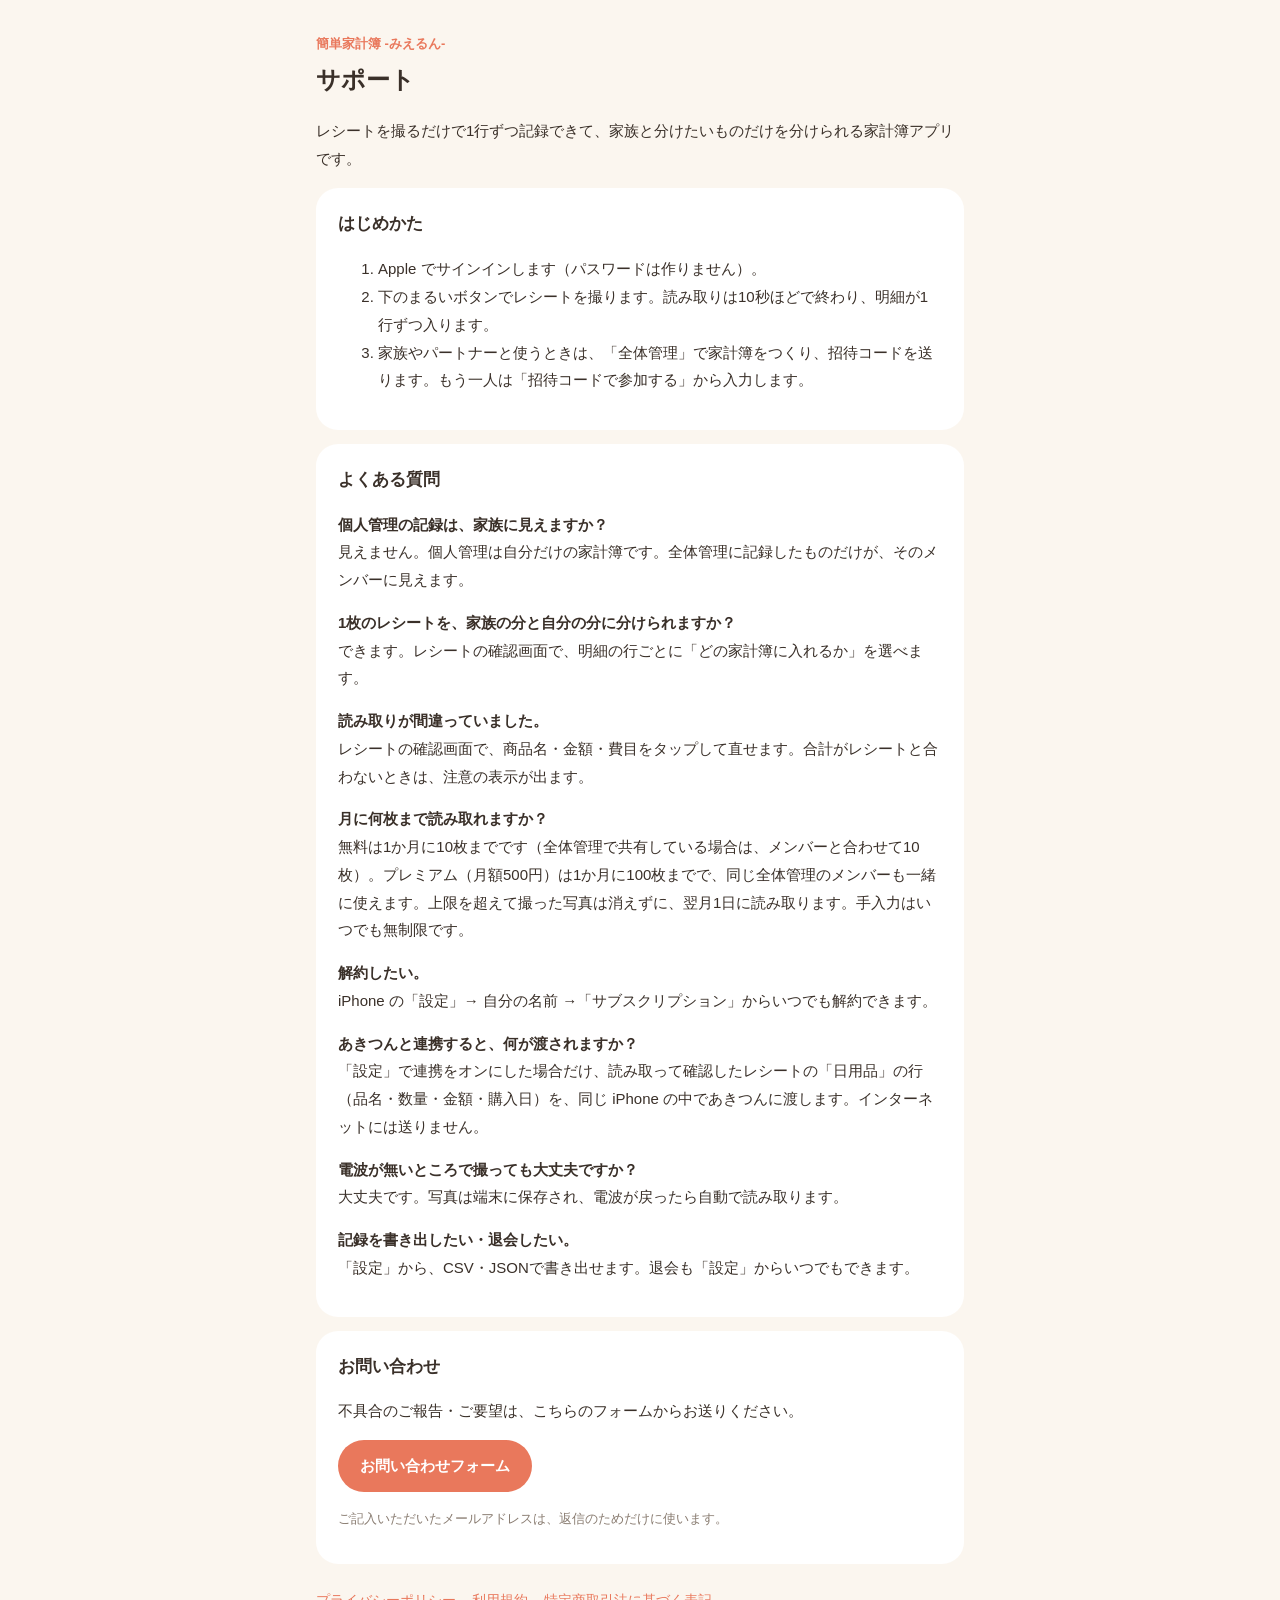
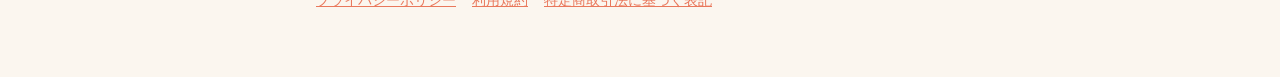
<file: index.html>
<!doctype html>
<html lang="ja"><head><meta charset="utf-8"><meta name="viewport" content="width=device-width,initial-scale=1">
<title>サポート｜簡単家計簿 -みえるん-</title>
<link rel="stylesheet" href="style.css">
</head><body><main>
<header>
<p class="brand">簡単家計簿 -みえるん-</p>
<h1>サポート</h1>
<p>レシートを撮るだけで1行ずつ記録できて、家族と分けたいものだけを分けられる家計簿アプリです。</p>
</header>

<section>
<h2>はじめかた</h2>
<ol>
<li>Apple でサインインします（パスワードは作りません）。</li>
<li>下のまるいボタンでレシートを撮ります。読み取りは10秒ほどで終わり、明細が1行ずつ入ります。</li>
<li>家族やパートナーと使うときは、「全体管理」で家計簿をつくり、招待コードを送ります。もう一人は「招待コードで参加する」から入力します。</li>
</ol>
</section>

<section>
<h2>よくある質問</h2>
<p><strong>個人管理の記録は、家族に見えますか？</strong><br>見えません。個人管理は自分だけの家計簿です。全体管理に記録したものだけが、そのメンバーに見えます。</p>
<p><strong>1枚のレシートを、家族の分と自分の分に分けられますか？</strong><br>できます。レシートの確認画面で、明細の行ごとに「どの家計簿に入れるか」を選べます。</p>
<p><strong>読み取りが間違っていました。</strong><br>レシートの確認画面で、商品名・金額・費目をタップして直せます。合計がレシートと合わないときは、注意の表示が出ます。</p>
<p><strong>月に何枚まで読み取れますか？</strong><br>無料は1か月に10枚までです（全体管理で共有している場合は、メンバーと合わせて10枚）。プレミアム（月額500円）は1か月に100枚までで、同じ全体管理のメンバーも一緒に使えます。上限を超えて撮った写真は消えずに、翌月1日に読み取ります。手入力はいつでも無制限です。</p>
<p><strong>解約したい。</strong><br>iPhone の「設定」→ 自分の名前 →「サブスクリプション」からいつでも解約できます。</p>
<p><strong>あきつんと連携すると、何が渡されますか？</strong><br>「設定」で連携をオンにした場合だけ、読み取って確認したレシートの「日用品」の行（品名・数量・金額・購入日）を、同じ iPhone の中であきつんに渡します。インターネットには送りません。</p>
<p><strong>電波が無いところで撮っても大丈夫ですか？</strong><br>大丈夫です。写真は端末に保存され、電波が戻ったら自動で読み取ります。</p>
<p><strong>記録を書き出したい・退会したい。</strong><br>「設定」から、CSV・JSONで書き出せます。退会も「設定」からいつでもできます。</p>
</section>

<section id="contact">
<h2>お問い合わせ</h2>
<p>不具合のご報告・ご要望は、こちらのフォームからお送りください。</p>
<p><a class="button" href="https://docs.google.com/forms/d/e/1FAIpQLSfzSiZ1G4B8Qtx9CP3A8_JuSSdcinFulP3b6hgNktaopaNcbw/viewform">お問い合わせフォーム</a></p>
<p class="muted">ご記入いただいたメールアドレスは、返信のためだけに使います。</p>
</section>

<nav><a href="privacy.html">プライバシーポリシー</a><a href="terms.html">利用規約</a><a href="tokushoho.html">特定商取引法に基づく表記</a></nav>
</main></body></html>
</file>
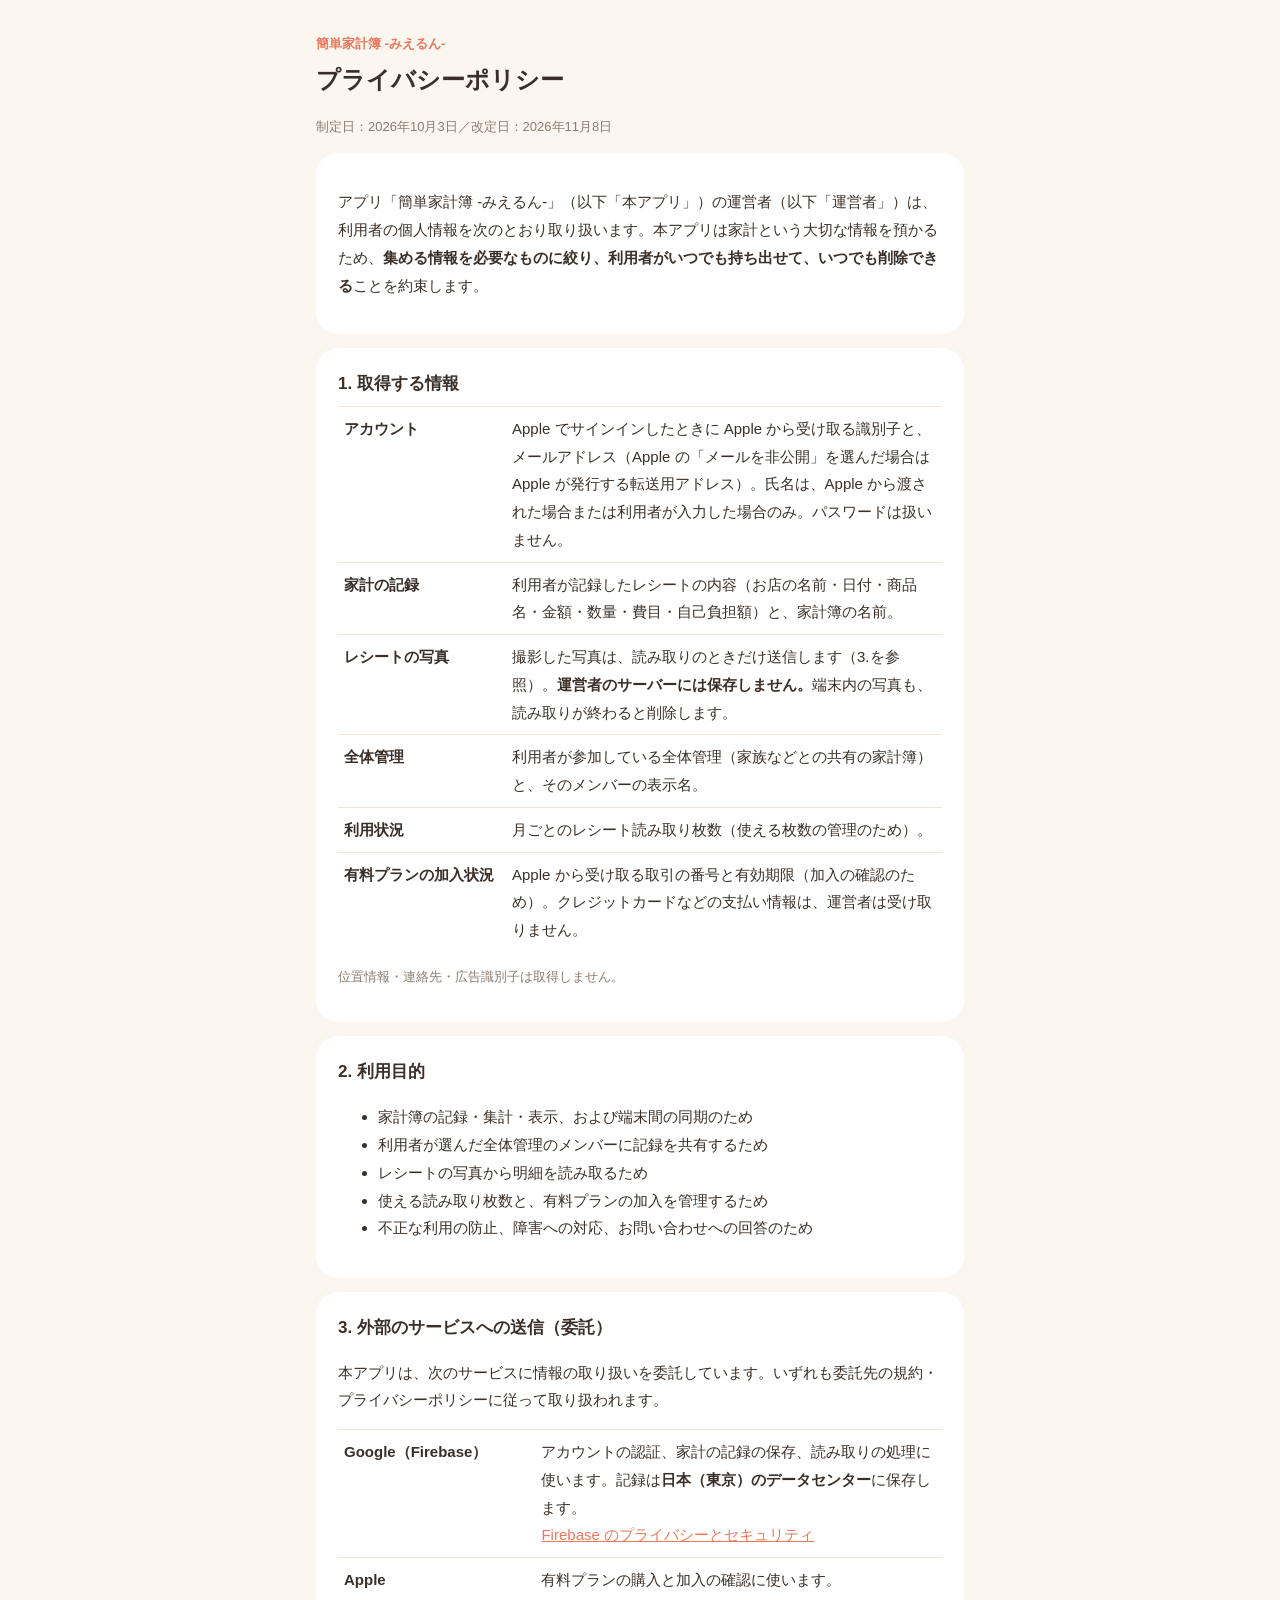
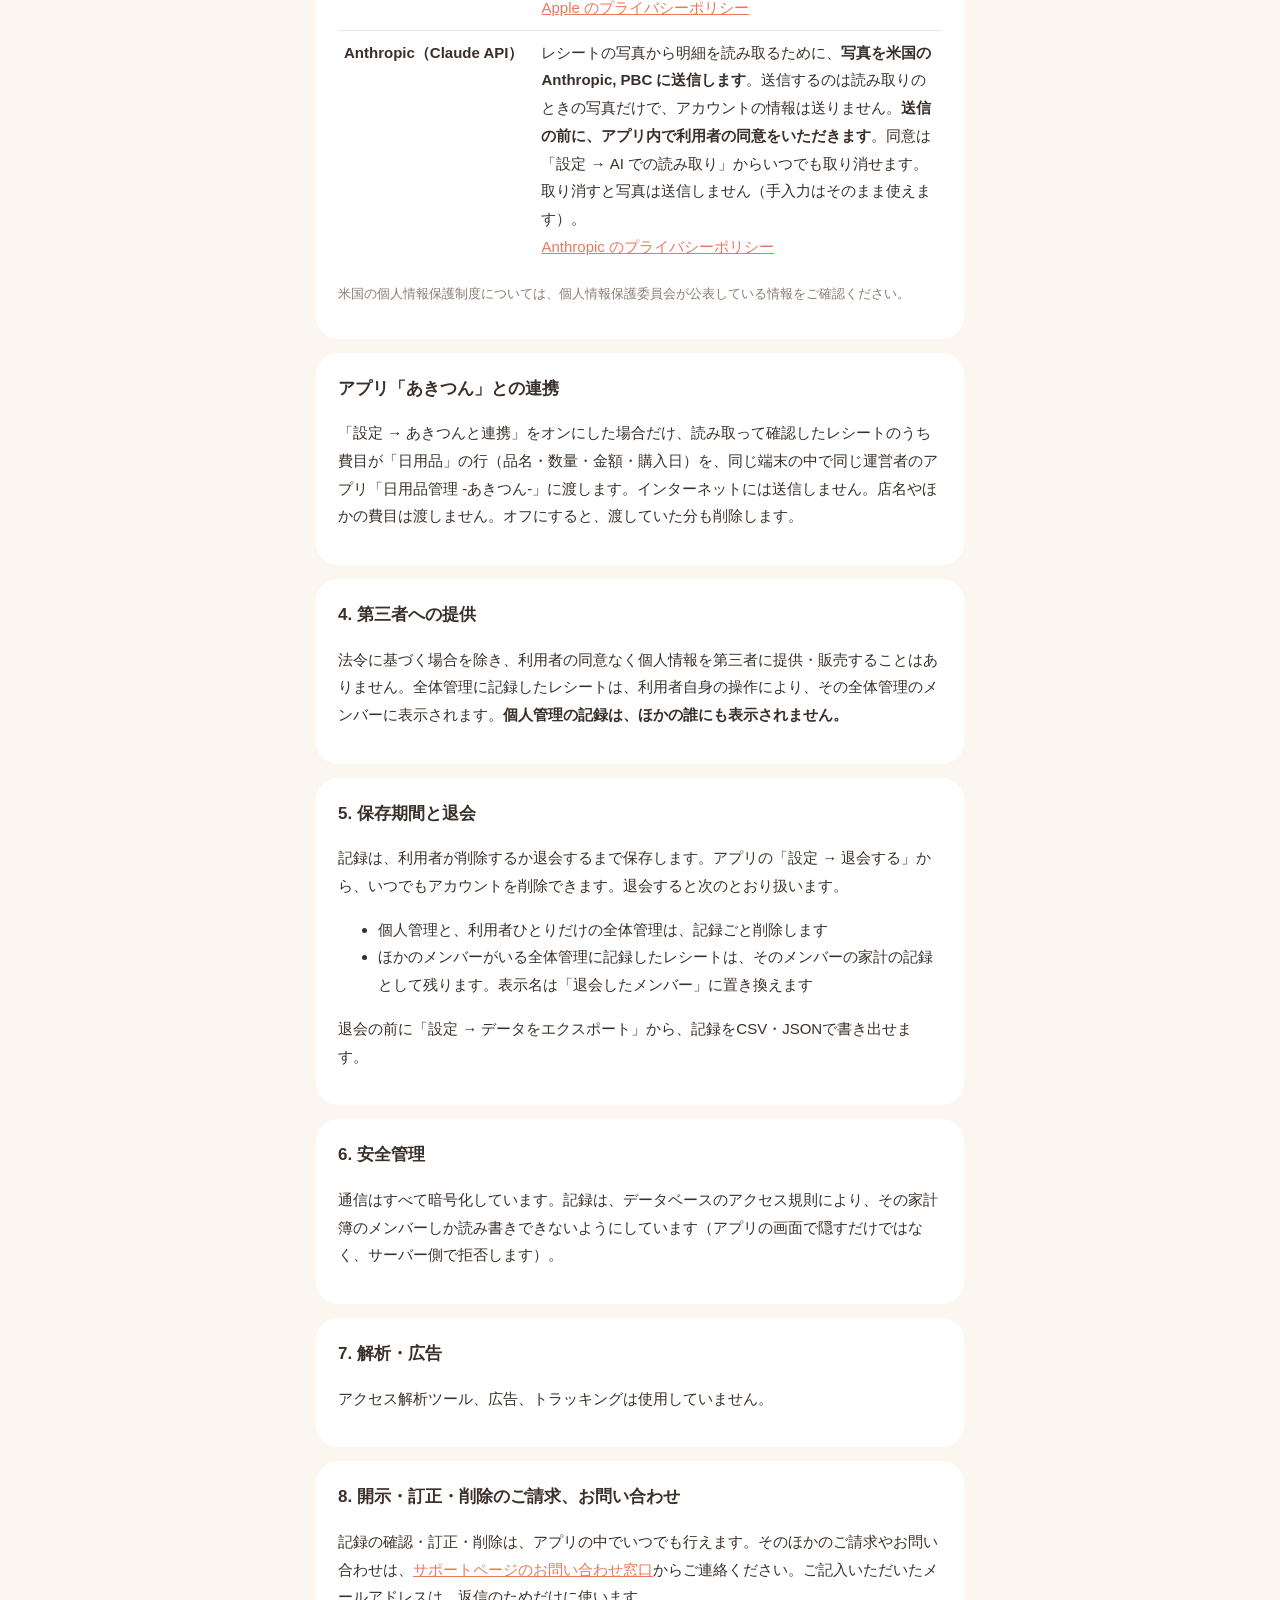
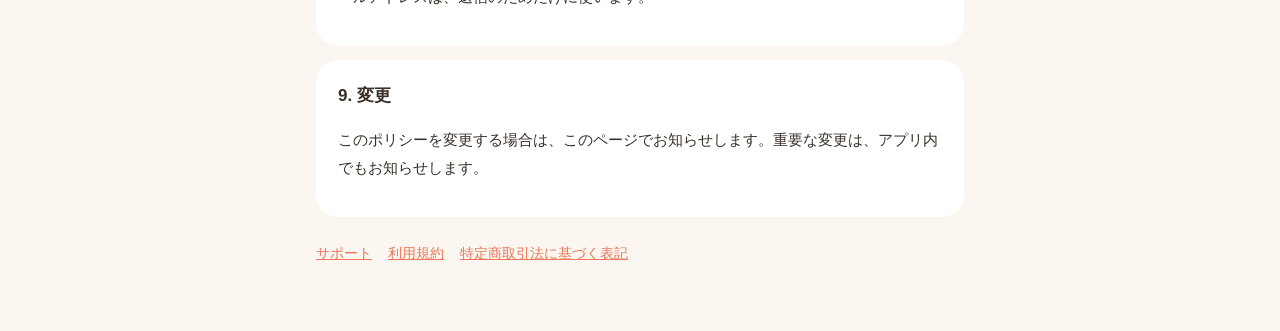
<file: privacy.html>
<!doctype html>
<html lang="ja"><head><meta charset="utf-8"><meta name="viewport" content="width=device-width,initial-scale=1">
<title>プライバシーポリシー｜簡単家計簿 -みえるん-</title>
<link rel="stylesheet" href="style.css">
</head><body><main>
<header>
<p class="brand">簡単家計簿 -みえるん-</p>
<h1>プライバシーポリシー</h1>
<p class="muted">制定日：2026年10月3日／改定日：2026年11月8日</p>
</header>

<section>
<p>アプリ「簡単家計簿 -みえるん-」（以下「本アプリ」）の運営者（以下「運営者」）は、利用者の個人情報を次のとおり取り扱います。本アプリは家計という大切な情報を預かるため、<strong>集める情報を必要なものに絞り、利用者がいつでも持ち出せて、いつでも削除できる</strong>ことを約束します。</p>
</section>

<section>
<h2>1. 取得する情報</h2>
<table>
<tr><th>アカウント</th><td>Apple でサインインしたときに Apple から受け取る識別子と、メールアドレス（Apple の「メールを非公開」を選んだ場合は Apple が発行する転送用アドレス）。氏名は、Apple から渡された場合または利用者が入力した場合のみ。パスワードは扱いません。</td></tr>
<tr><th>家計の記録</th><td>利用者が記録したレシートの内容（お店の名前・日付・商品名・金額・数量・費目・自己負担額）と、家計簿の名前。</td></tr>
<tr><th>レシートの写真</th><td>撮影した写真は、読み取りのときだけ送信します（3.を参照）。<strong>運営者のサーバーには保存しません。</strong>端末内の写真も、読み取りが終わると削除します。</td></tr>
<tr><th>全体管理</th><td>利用者が参加している全体管理（家族などとの共有の家計簿）と、そのメンバーの表示名。</td></tr>
<tr><th>利用状況</th><td>月ごとのレシート読み取り枚数（使える枚数の管理のため）。</td></tr>
<tr><th>有料プランの加入状況</th><td>Apple から受け取る取引の番号と有効期限（加入の確認のため）。クレジットカードなどの支払い情報は、運営者は受け取りません。</td></tr>
</table>
<p class="muted">位置情報・連絡先・広告識別子は取得しません。</p>
</section>

<section>
<h2>2. 利用目的</h2>
<ul>
<li>家計簿の記録・集計・表示、および端末間の同期のため</li>
<li>利用者が選んだ全体管理のメンバーに記録を共有するため</li>
<li>レシートの写真から明細を読み取るため</li>
<li>使える読み取り枚数と、有料プランの加入を管理するため</li>
<li>不正な利用の防止、障害への対応、お問い合わせへの回答のため</li>
</ul>
</section>

<section>
<h2>3. 外部のサービスへの送信（委託）</h2>
<p>本アプリは、次のサービスに情報の取り扱いを委託しています。いずれも委託先の規約・プライバシーポリシーに従って取り扱われます。</p>
<table>
<tr><th>Google（Firebase）</th><td>アカウントの認証、家計の記録の保存、読み取りの処理に使います。記録は<strong>日本（東京）のデータセンター</strong>に保存します。<br><a href="https://firebase.google.com/support/privacy">Firebase のプライバシーとセキュリティ</a></td></tr>
<tr><th>Apple</th><td>有料プランの購入と加入の確認に使います。<br><a href="https://www.apple.com/jp/legal/privacy/">Apple のプライバシーポリシー</a></td></tr>
<tr><th>Anthropic（Claude API）</th><td>レシートの写真から明細を読み取るために、<strong>写真を米国の Anthropic, PBC に送信します</strong>。送信するのは読み取りのときの写真だけで、アカウントの情報は送りません。<strong>送信の前に、アプリ内で利用者の同意をいただきます</strong>。同意は「設定 → AI での読み取り」からいつでも取り消せます。取り消すと写真は送信しません（手入力はそのまま使えます）。<br><a href="https://www.anthropic.com/legal/privacy">Anthropic のプライバシーポリシー</a></td></tr>
</table>
<p class="muted">米国の個人情報保護制度については、個人情報保護委員会が公表している情報をご確認ください。</p>
</section>

<section>
<h2>アプリ「あきつん」との連携</h2>
<p>「設定 → あきつんと連携」をオンにした場合だけ、読み取って確認したレシートのうち費目が「日用品」の行（品名・数量・金額・購入日）を、同じ端末の中で同じ運営者のアプリ「日用品管理 -あきつん-」に渡します。インターネットには送信しません。店名やほかの費目は渡しません。オフにすると、渡していた分も削除します。</p>
</section>

<section>
<h2>4. 第三者への提供</h2>
<p>法令に基づく場合を除き、利用者の同意なく個人情報を第三者に提供・販売することはありません。全体管理に記録したレシートは、利用者自身の操作により、その全体管理のメンバーに表示されます。<strong>個人管理の記録は、ほかの誰にも表示されません。</strong></p>
</section>

<section>
<h2>5. 保存期間と退会</h2>
<p>記録は、利用者が削除するか退会するまで保存します。アプリの「設定 → 退会する」から、いつでもアカウントを削除できます。退会すると次のとおり扱います。</p>
<ul>
<li>個人管理と、利用者ひとりだけの全体管理は、記録ごと削除します</li>
<li>ほかのメンバーがいる全体管理に記録したレシートは、そのメンバーの家計の記録として残ります。表示名は「退会したメンバー」に置き換えます</li>
</ul>
<p>退会の前に「設定 → データをエクスポート」から、記録をCSV・JSONで書き出せます。</p>
</section>

<section>
<h2>6. 安全管理</h2>
<p>通信はすべて暗号化しています。記録は、データベースのアクセス規則により、その家計簿のメンバーしか読み書きできないようにしています（アプリの画面で隠すだけではなく、サーバー側で拒否します）。</p>
</section>

<section>
<h2>7. 解析・広告</h2>
<p>アクセス解析ツール、広告、トラッキングは使用していません。</p>
</section>

<section>
<h2>8. 開示・訂正・削除のご請求、お問い合わせ</h2>
<p>記録の確認・訂正・削除は、アプリの中でいつでも行えます。そのほかのご請求やお問い合わせは、<a href="index.html#contact">サポートページのお問い合わせ窓口</a>からご連絡ください。ご記入いただいたメールアドレスは、返信のためだけに使います。</p>
</section>

<section>
<h2>9. 変更</h2>
<p>このポリシーを変更する場合は、このページでお知らせします。重要な変更は、アプリ内でもお知らせします。</p>
</section>

<nav><a href="index.html">サポート</a><a href="terms.html">利用規約</a><a href="tokushoho.html">特定商取引法に基づく表記</a></nav>
</main></body></html>
</file>
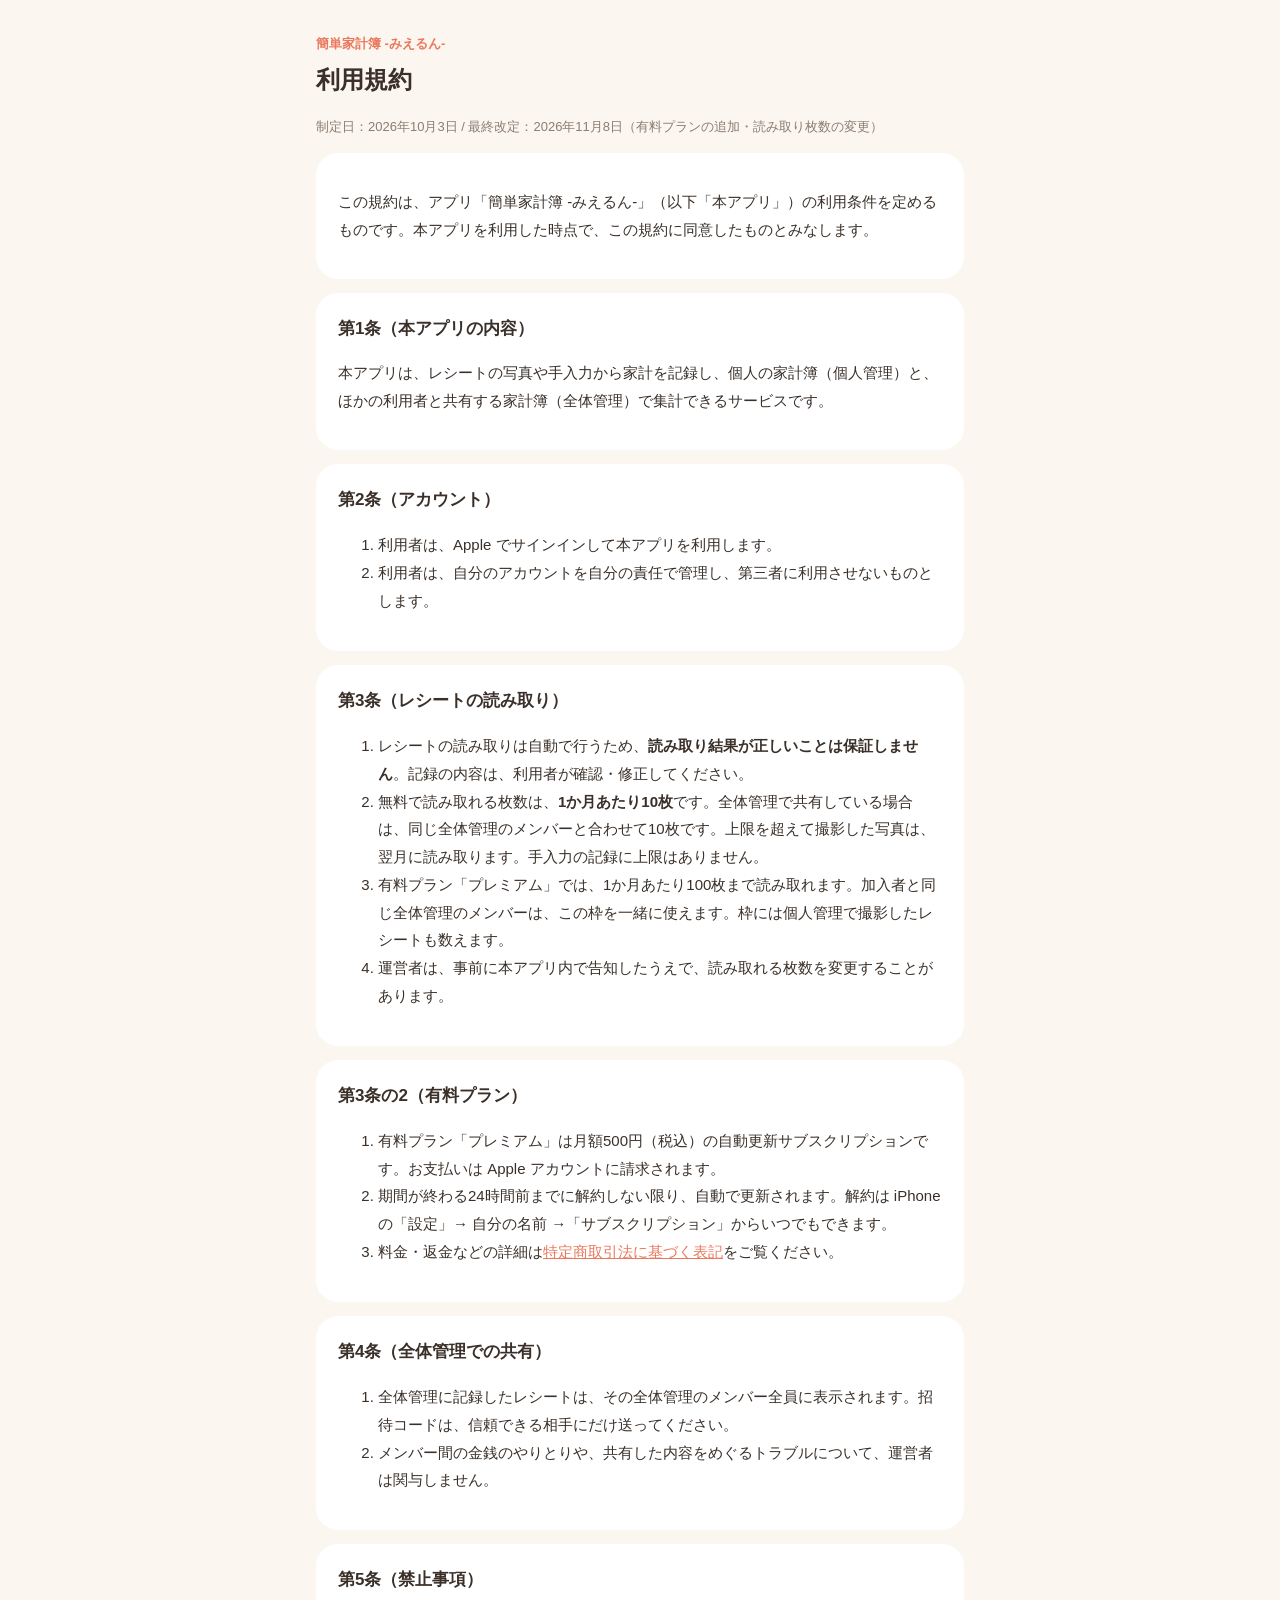
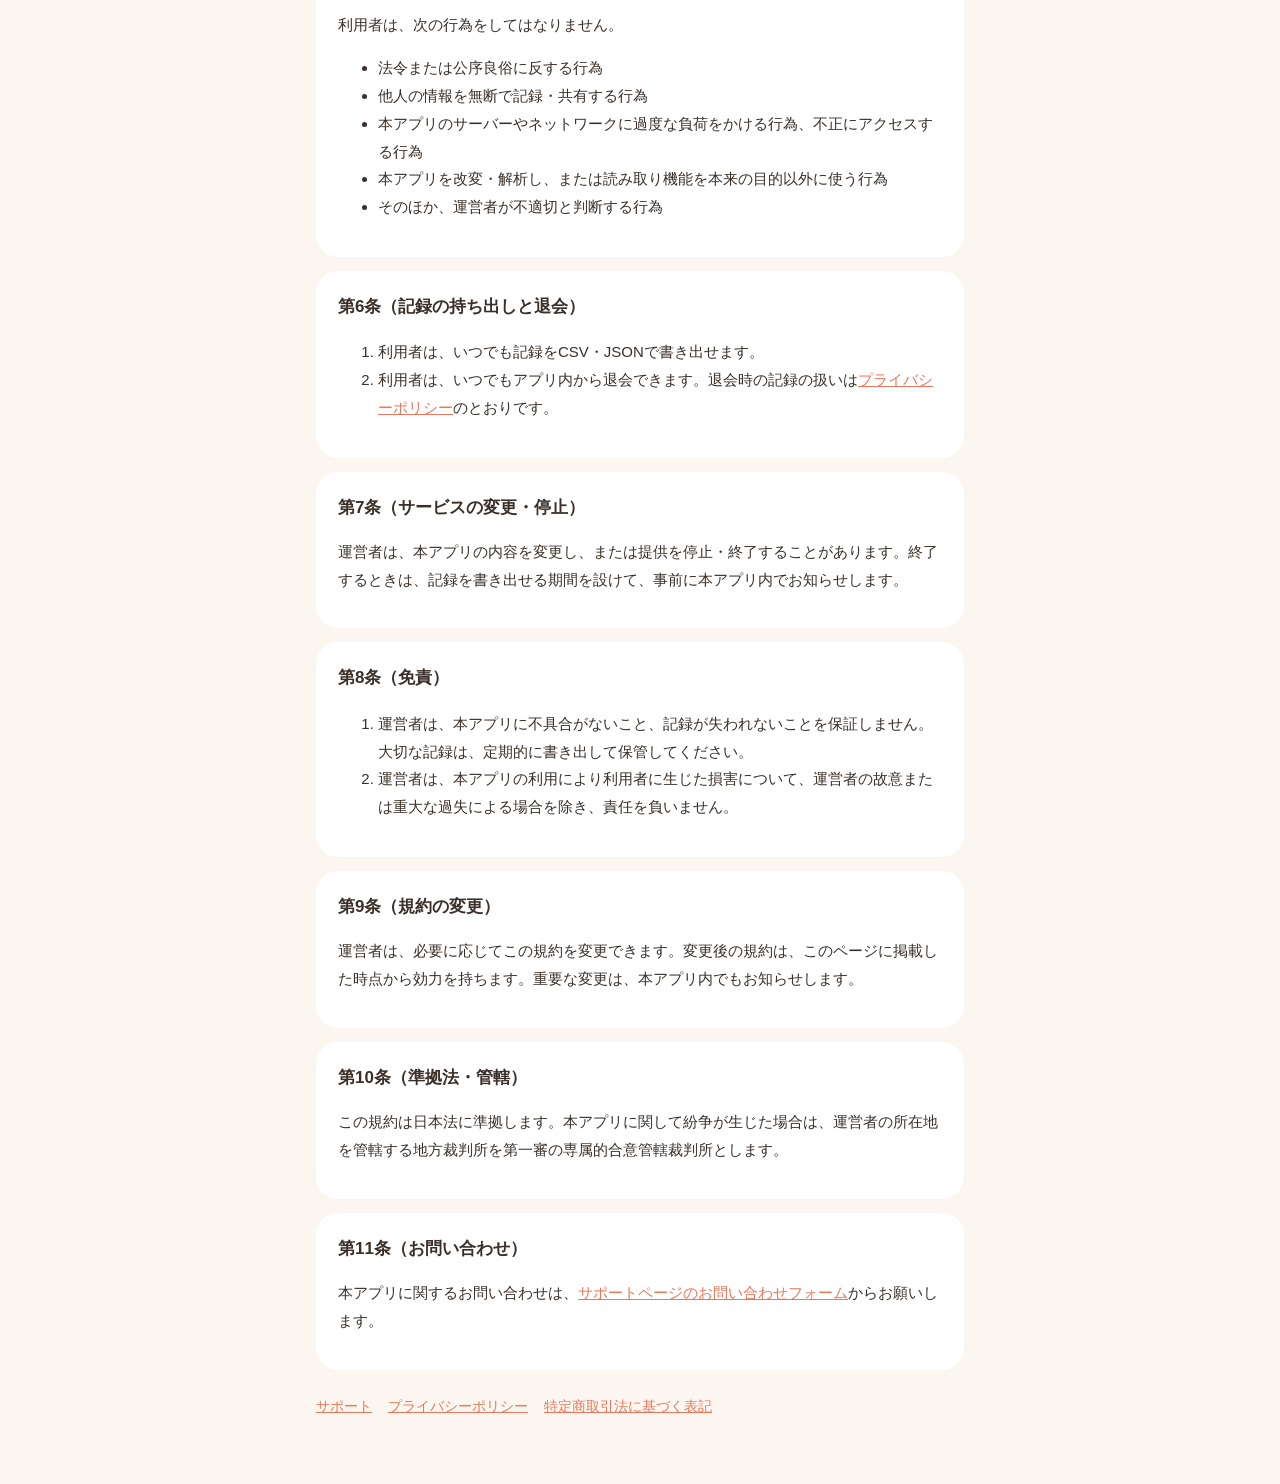
<file: terms.html>
<!doctype html>
<html lang="ja"><head><meta charset="utf-8"><meta name="viewport" content="width=device-width,initial-scale=1">
<title>利用規約｜簡単家計簿 -みえるん-</title>
<link rel="stylesheet" href="style.css">
</head><body><main>
<header>
<p class="brand">簡単家計簿 -みえるん-</p>
<h1>利用規約</h1>
<p class="muted">制定日：2026年10月3日 / 最終改定：2026年11月8日（有料プランの追加・読み取り枚数の変更）</p>
</header>

<section>
<p>この規約は、アプリ「簡単家計簿 -みえるん-」（以下「本アプリ」）の利用条件を定めるものです。本アプリを利用した時点で、この規約に同意したものとみなします。</p>
</section>

<section>
<h2>第1条（本アプリの内容）</h2>
<p>本アプリは、レシートの写真や手入力から家計を記録し、個人の家計簿（個人管理）と、ほかの利用者と共有する家計簿（全体管理）で集計できるサービスです。</p>
</section>

<section>
<h2>第2条（アカウント）</h2>
<ol>
<li>利用者は、Apple でサインインして本アプリを利用します。</li>
<li>利用者は、自分のアカウントを自分の責任で管理し、第三者に利用させないものとします。</li>
</ol>
</section>

<section>
<h2>第3条（レシートの読み取り）</h2>
<ol>
<li>レシートの読み取りは自動で行うため、<strong>読み取り結果が正しいことは保証しません</strong>。記録の内容は、利用者が確認・修正してください。</li>
<li>無料で読み取れる枚数は、<strong>1か月あたり10枚</strong>です。全体管理で共有している場合は、同じ全体管理のメンバーと合わせて10枚です。上限を超えて撮影した写真は、翌月に読み取ります。手入力の記録に上限はありません。</li>
<li>有料プラン「プレミアム」では、1か月あたり100枚まで読み取れます。加入者と同じ全体管理のメンバーは、この枠を一緒に使えます。枠には個人管理で撮影したレシートも数えます。</li>
<li>運営者は、事前に本アプリ内で告知したうえで、読み取れる枚数を変更することがあります。</li>
</ol>
</section>

<section>
<h2>第3条の2（有料プラン）</h2>
<ol>
<li>有料プラン「プレミアム」は月額500円（税込）の自動更新サブスクリプションです。お支払いは Apple アカウントに請求されます。</li>
<li>期間が終わる24時間前までに解約しない限り、自動で更新されます。解約は iPhone の「設定」→ 自分の名前 →「サブスクリプション」からいつでもできます。</li>
<li>料金・返金などの詳細は<a href="tokushoho.html">特定商取引法に基づく表記</a>をご覧ください。</li>
</ol>
</section>

<section>
<h2>第4条（全体管理での共有）</h2>
<ol>
<li>全体管理に記録したレシートは、その全体管理のメンバー全員に表示されます。招待コードは、信頼できる相手にだけ送ってください。</li>
<li>メンバー間の金銭のやりとりや、共有した内容をめぐるトラブルについて、運営者は関与しません。</li>
</ol>
</section>

<section>
<h2>第5条（禁止事項）</h2>
<p>利用者は、次の行為をしてはなりません。</p>
<ul>
<li>法令または公序良俗に反する行為</li>
<li>他人の情報を無断で記録・共有する行為</li>
<li>本アプリのサーバーやネットワークに過度な負荷をかける行為、不正にアクセスする行為</li>
<li>本アプリを改変・解析し、または読み取り機能を本来の目的以外に使う行為</li>
<li>そのほか、運営者が不適切と判断する行為</li>
</ul>
</section>

<section>
<h2>第6条（記録の持ち出しと退会）</h2>
<ol>
<li>利用者は、いつでも記録をCSV・JSONで書き出せます。</li>
<li>利用者は、いつでもアプリ内から退会できます。退会時の記録の扱いは<a href="privacy.html">プライバシーポリシー</a>のとおりです。</li>
</ol>
</section>

<section>
<h2>第7条（サービスの変更・停止）</h2>
<p>運営者は、本アプリの内容を変更し、または提供を停止・終了することがあります。終了するときは、記録を書き出せる期間を設けて、事前に本アプリ内でお知らせします。</p>
</section>

<section>
<h2>第8条（免責）</h2>
<ol>
<li>運営者は、本アプリに不具合がないこと、記録が失われないことを保証しません。大切な記録は、定期的に書き出して保管してください。</li>
<li>運営者は、本アプリの利用により利用者に生じた損害について、運営者の故意または重大な過失による場合を除き、責任を負いません。</li>
</ol>
</section>

<section>
<h2>第9条（規約の変更）</h2>
<p>運営者は、必要に応じてこの規約を変更できます。変更後の規約は、このページに掲載した時点から効力を持ちます。重要な変更は、本アプリ内でもお知らせします。</p>
</section>

<section>
<h2>第10条（準拠法・管轄）</h2>
<p>この規約は日本法に準拠します。本アプリに関して紛争が生じた場合は、運営者の所在地を管轄する地方裁判所を第一審の専属的合意管轄裁判所とします。</p>
</section>

<section>
<h2>第11条（お問い合わせ）</h2>
<p>本アプリに関するお問い合わせは、<a href="index.html#contact">サポートページのお問い合わせフォーム</a>からお願いします。</p>
</section>

<nav><a href="index.html">サポート</a><a href="privacy.html">プライバシーポリシー</a><a href="tokushoho.html">特定商取引法に基づく表記</a></nav>
</main></body></html>
</file>
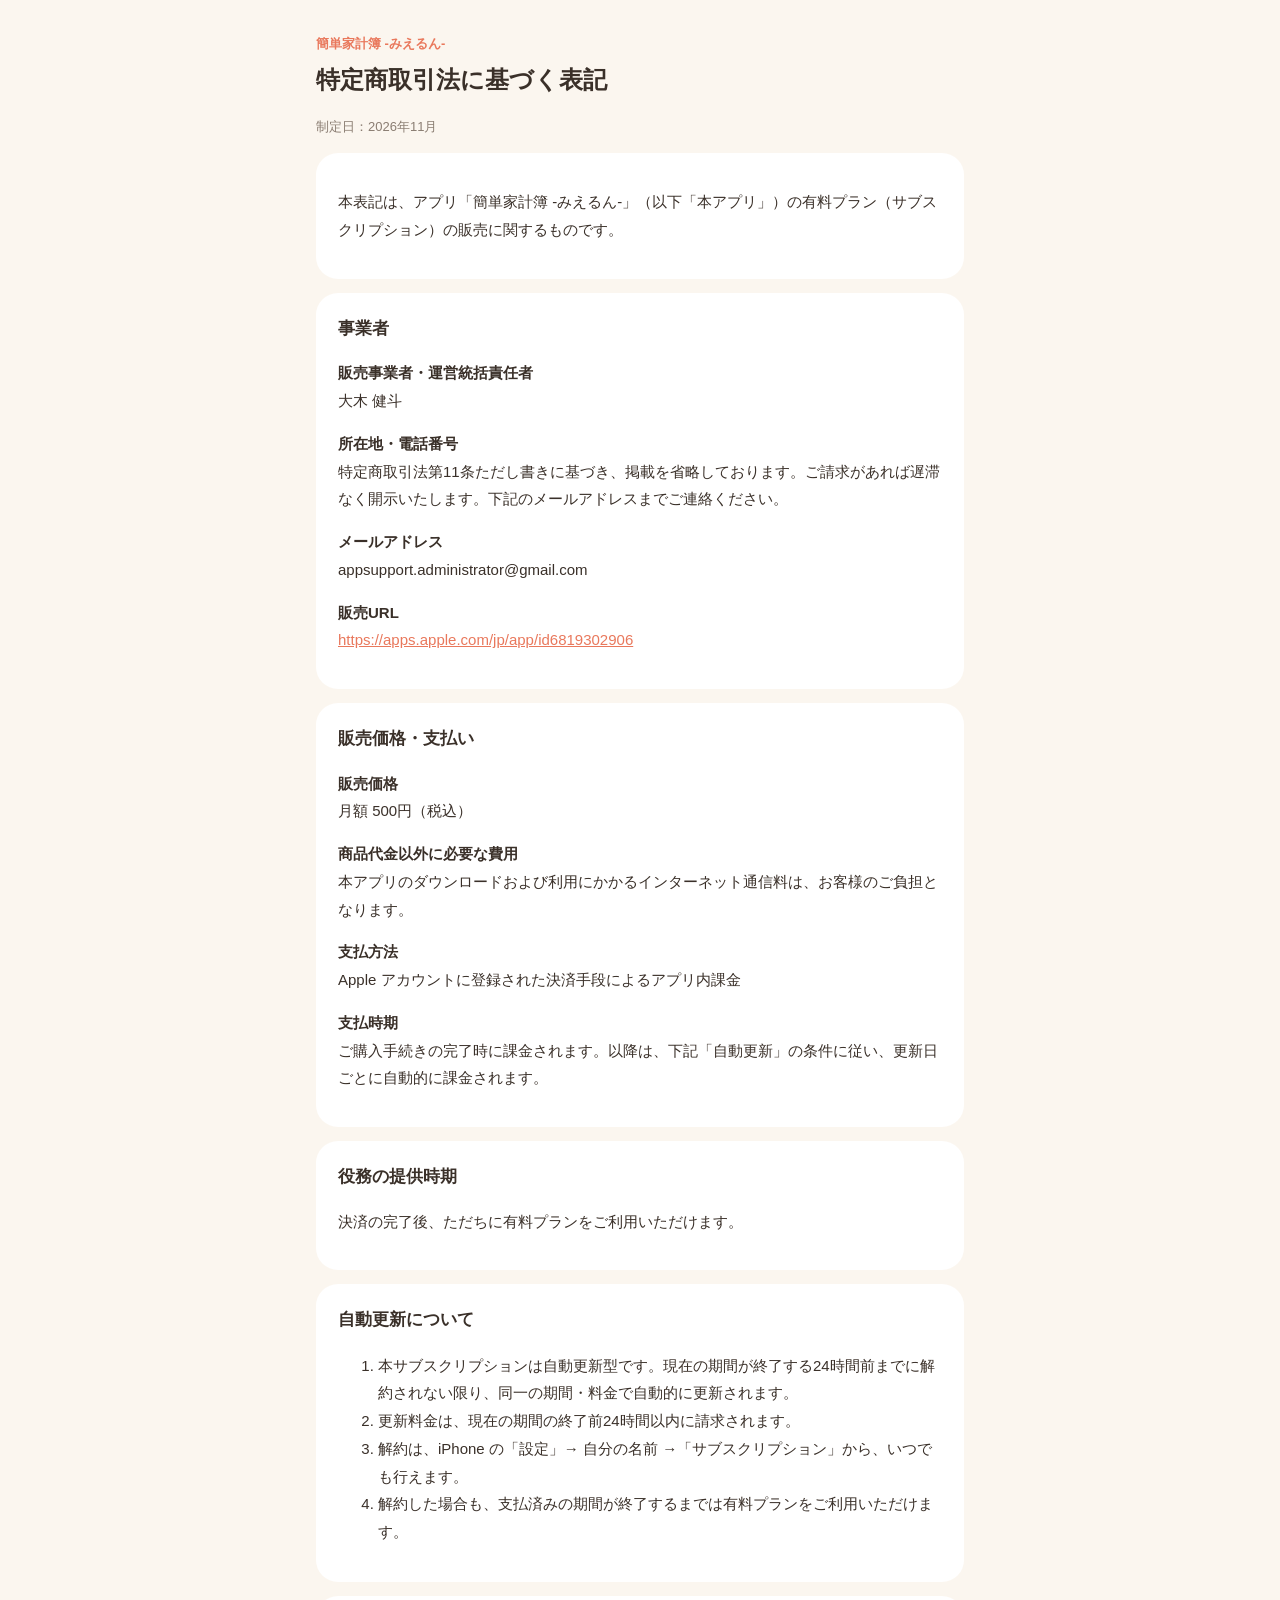
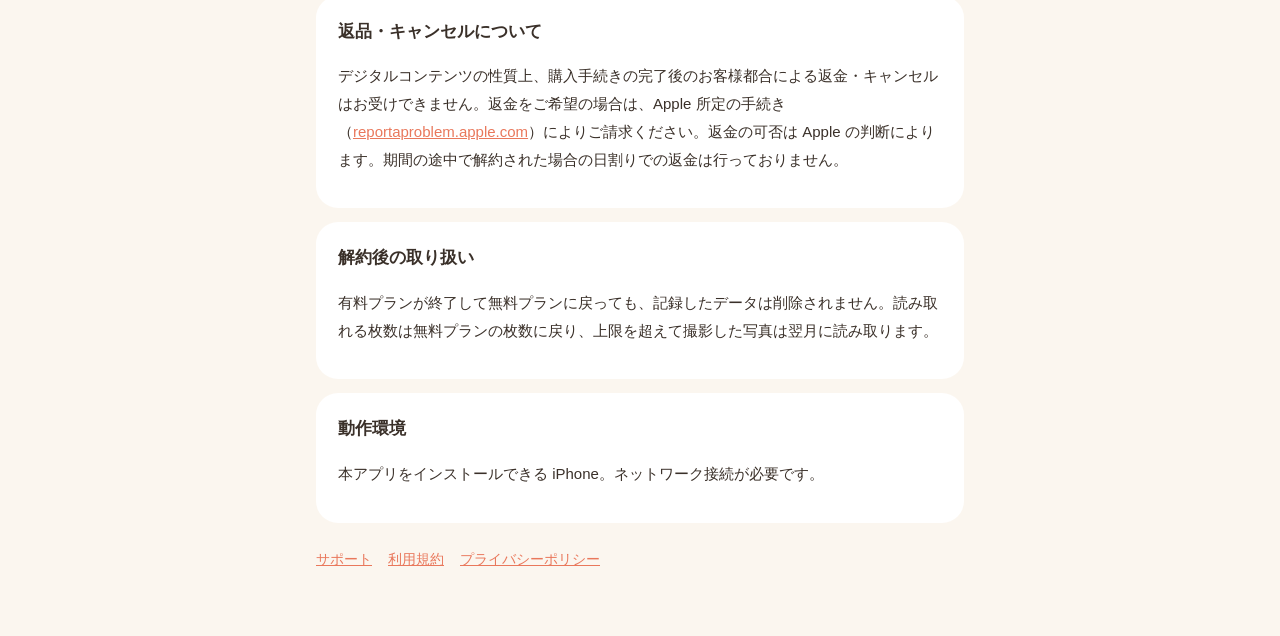
<file: tokushoho.html>
<!doctype html>
<html lang="ja"><head><meta charset="utf-8"><meta name="viewport" content="width=device-width,initial-scale=1">
<title>特定商取引法に基づく表記｜簡単家計簿 -みえるん-</title>
<link rel="stylesheet" href="style.css">
</head><body><main>
<header>
<p class="brand">簡単家計簿 -みえるん-</p>
<h1>特定商取引法に基づく表記</h1>
<p class="muted">制定日：2026年11月</p>
</header>

<section>
<p>本表記は、アプリ「簡単家計簿 -みえるん-」（以下「本アプリ」）の有料プラン（サブスクリプション）の販売に関するものです。</p>
</section>

<section>
<h2>事業者</h2>
<p><strong>販売事業者・運営統括責任者</strong><br>大木 健斗</p>
<p><strong>所在地・電話番号</strong><br>特定商取引法第11条ただし書きに基づき、掲載を省略しております。ご請求があれば遅滞なく開示いたします。下記のメールアドレスまでご連絡ください。</p>
<p><strong>メールアドレス</strong><br>appsupport.administrator@gmail.com</p>
<p><strong>販売URL</strong><br><a href="https://apps.apple.com/jp/app/id6819302906">https://apps.apple.com/jp/app/id6819302906</a></p>
</section>

<section>
<h2>販売価格・支払い</h2>
<p><strong>販売価格</strong><br>月額 500円（税込）</p>
<p><strong>商品代金以外に必要な費用</strong><br>本アプリのダウンロードおよび利用にかかるインターネット通信料は、お客様のご負担となります。</p>
<p><strong>支払方法</strong><br>Apple アカウントに登録された決済手段によるアプリ内課金</p>
<p><strong>支払時期</strong><br>ご購入手続きの完了時に課金されます。以降は、下記「自動更新」の条件に従い、更新日ごとに自動的に課金されます。</p>
</section>

<section>
<h2>役務の提供時期</h2>
<p>決済の完了後、ただちに有料プランをご利用いただけます。</p>
</section>

<section>
<h2>自動更新について</h2>
<ol>
<li>本サブスクリプションは自動更新型です。現在の期間が終了する24時間前までに解約されない限り、同一の期間・料金で自動的に更新されます。</li>
<li>更新料金は、現在の期間の終了前24時間以内に請求されます。</li>
<li>解約は、iPhone の「設定」→ 自分の名前 →「サブスクリプション」から、いつでも行えます。</li>
<li>解約した場合も、支払済みの期間が終了するまでは有料プランをご利用いただけます。</li>
</ol>
</section>

<section>
<h2>返品・キャンセルについて</h2>
<p>デジタルコンテンツの性質上、購入手続きの完了後のお客様都合による返金・キャンセルはお受けできません。返金をご希望の場合は、Apple 所定の手続き（<a href="https://reportaproblem.apple.com/">reportaproblem.apple.com</a>）によりご請求ください。返金の可否は Apple の判断によります。期間の途中で解約された場合の日割りでの返金は行っておりません。</p>
</section>

<section>
<h2>解約後の取り扱い</h2>
<p>有料プランが終了して無料プランに戻っても、記録したデータは削除されません。読み取れる枚数は無料プランの枚数に戻り、上限を超えて撮影した写真は翌月に読み取ります。</p>
</section>

<section>
<h2>動作環境</h2>
<p>本アプリをインストールできる iPhone。ネットワーク接続が必要です。</p>
</section>

<nav><a href="index.html">サポート</a><a href="terms.html">利用規約</a><a href="privacy.html">プライバシーポリシー</a></nav>
</main></body></html>
</file>
<file: style.css>
:root{--bg:#FBF6EF;--card:#fff;--ink:#3A3029;--muted:#8A7D72;--accent:#E9785C;--line:#EFE6DA}
@media (prefers-color-scheme:dark){:root{--bg:#1C1815;--card:#26211D;--ink:#EFE7DE;--muted:#A8998C;--accent:#F09478;--line:#3A332D}}
*{box-sizing:border-box}
body{margin:0;background:var(--bg);color:var(--ink);font-family:"Hiragino Maru Gothic ProN","Hiragino Sans",sans-serif;line-height:1.85}
main{max-width:680px;margin:0 auto;padding:32px 16px 64px}
header{margin-bottom:8px}
.brand{color:var(--accent);font-weight:700;font-size:13px;margin:0}
h1{font-size:24px;margin:2px 0 6px}
h2{font-size:17px;margin:0 0 6px}
section{background:var(--card);border-radius:22px;padding:20px 22px;margin:14px 0}
p,li,td,th{font-size:15px}
.muted{color:var(--muted);font-size:13px}
a{color:var(--accent)}
table{border-collapse:collapse;width:100%}
th,td{text-align:left;vertical-align:top;padding:8px 6px;border-top:1px solid var(--line)}
th{white-space:nowrap;font-weight:700;padding-right:12px}
.button{display:inline-block;background:var(--accent);color:#fff;text-decoration:none;font-weight:700;border-radius:999px;padding:12px 22px}
nav{display:flex;gap:16px;flex-wrap:wrap;font-size:14px;margin-top:24px}
</file>
